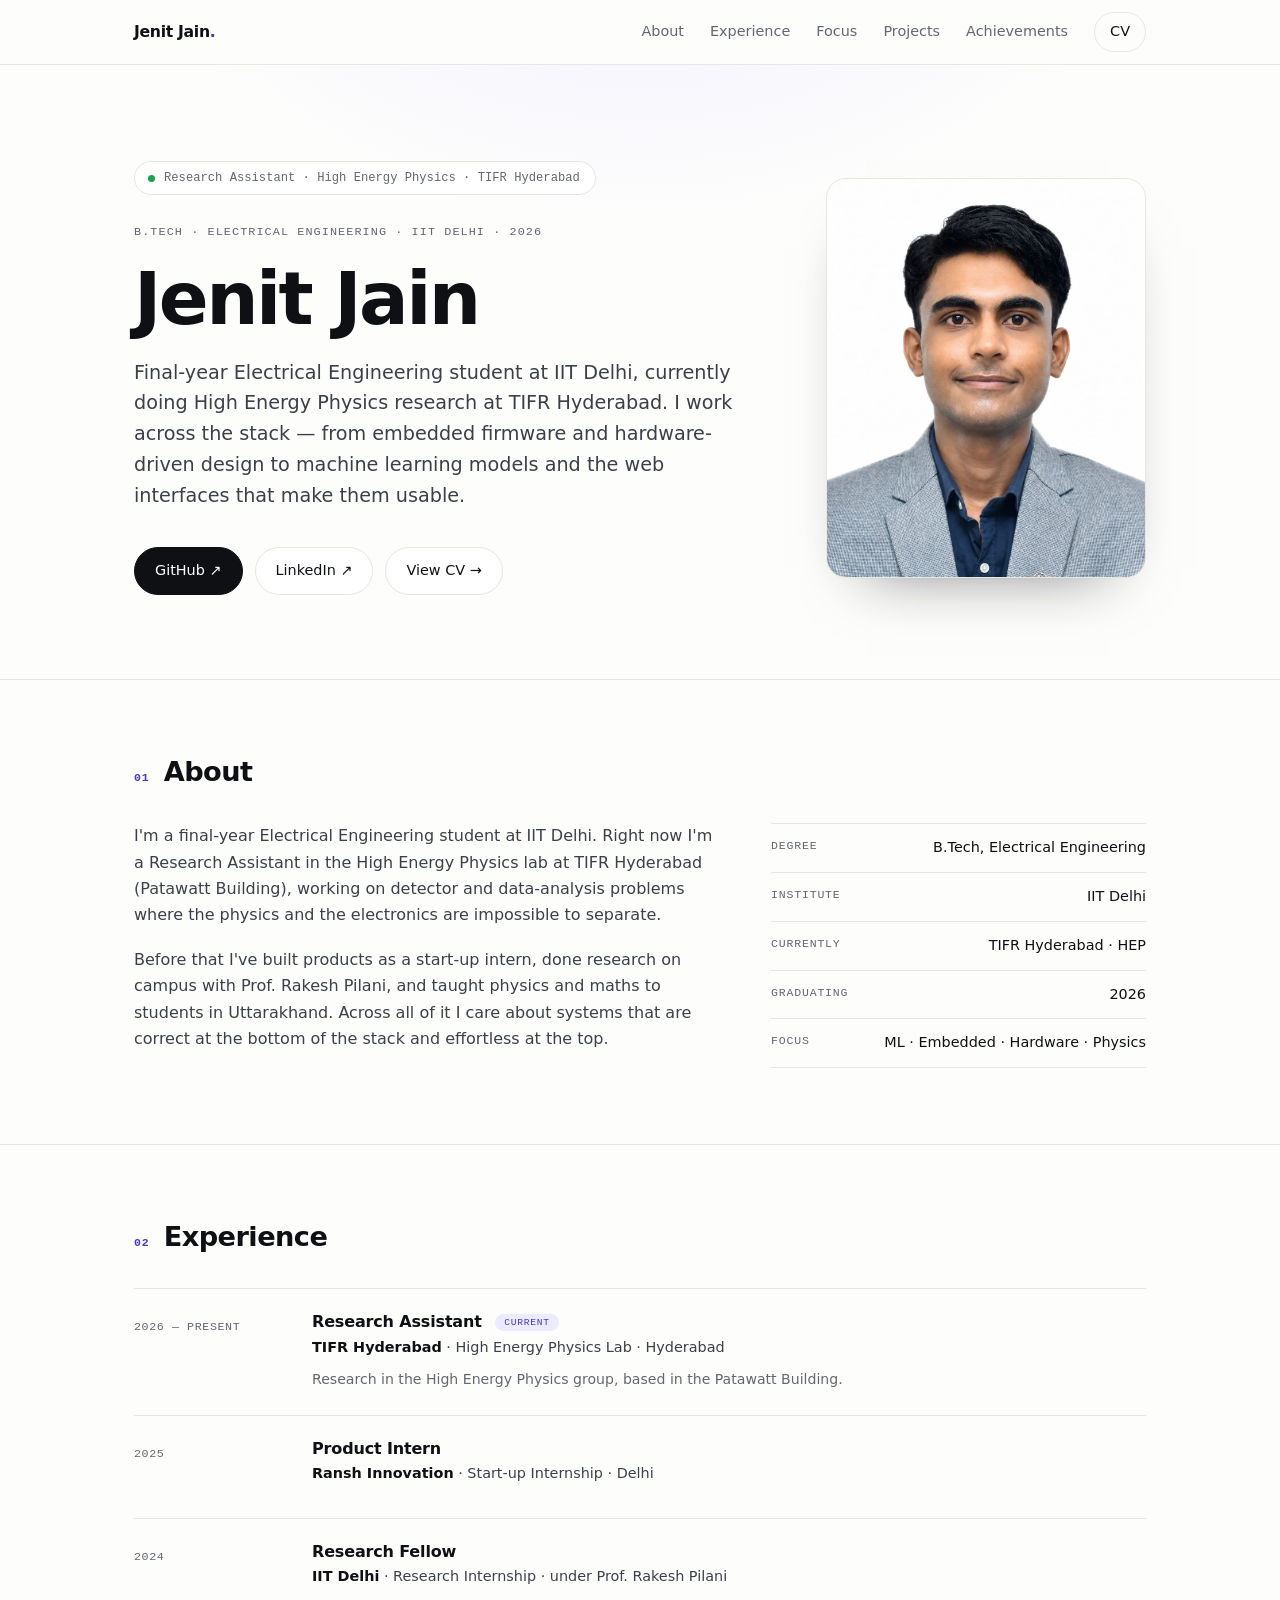
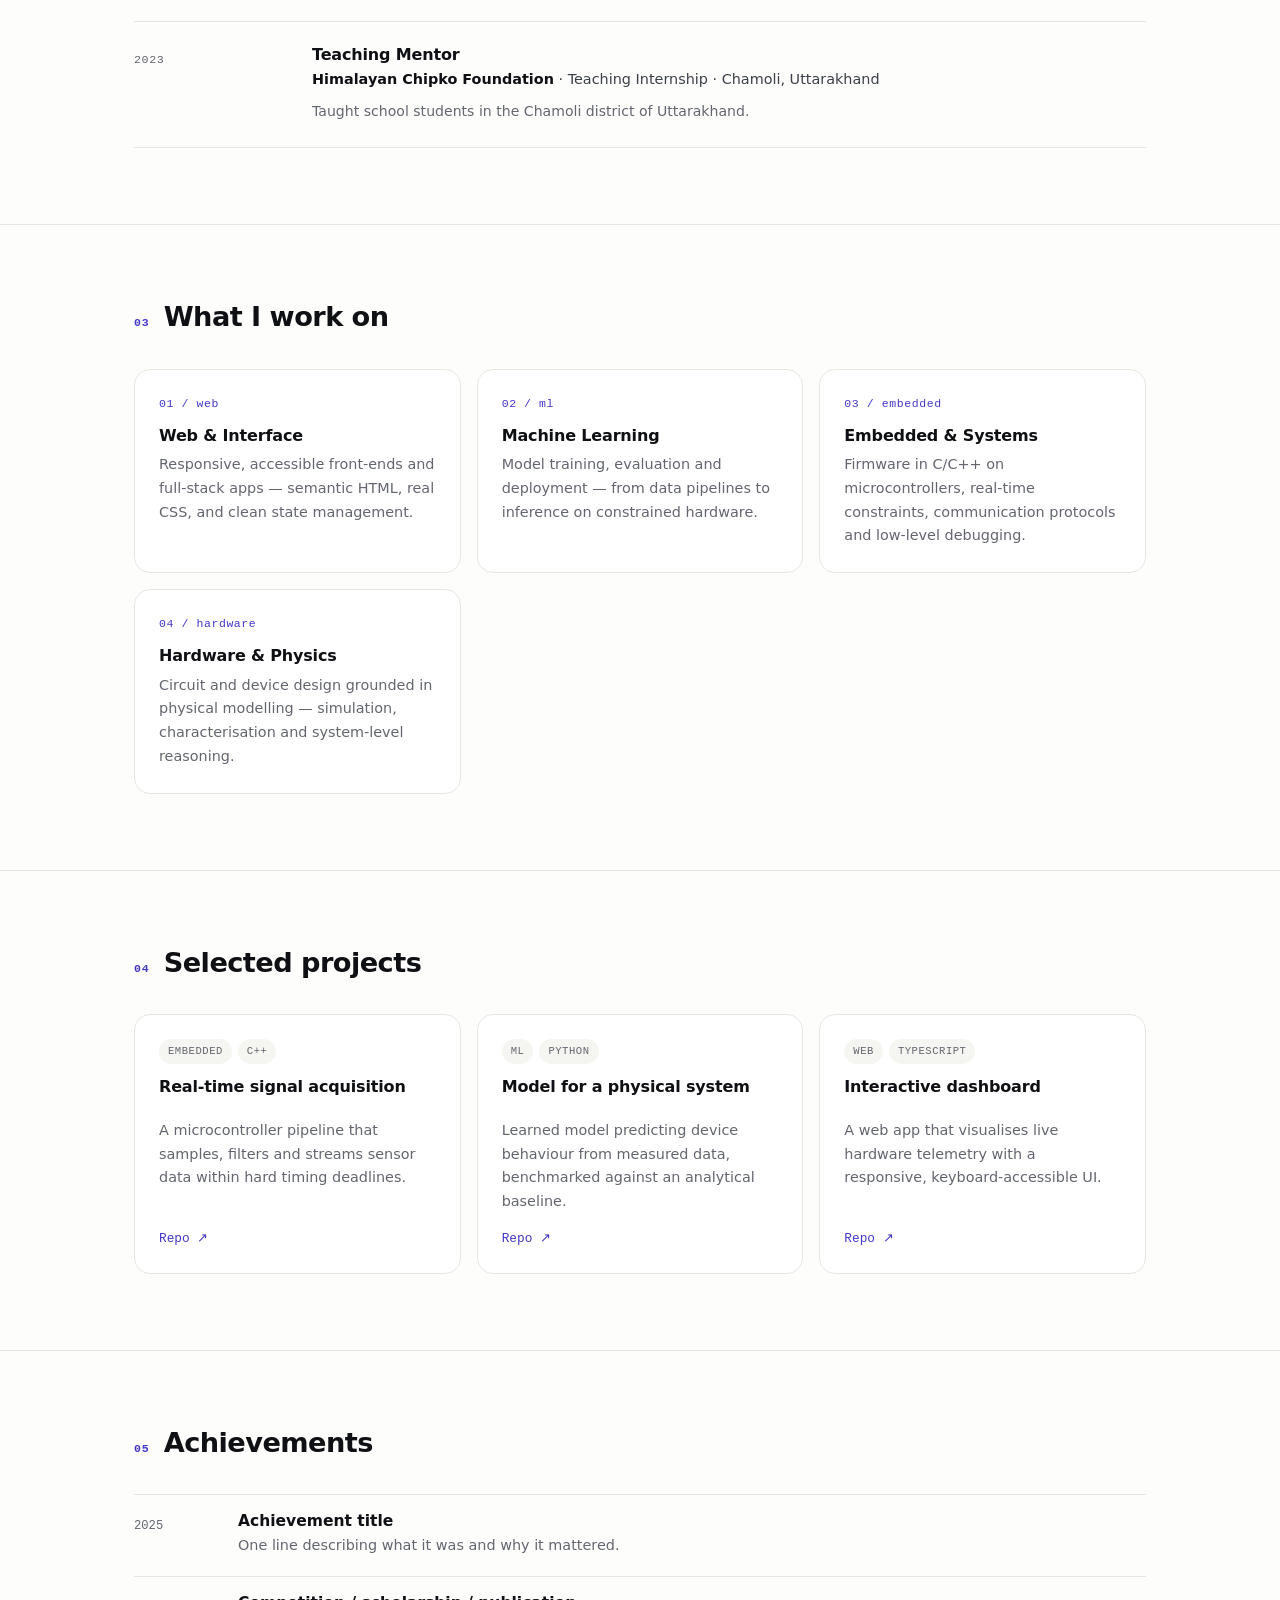
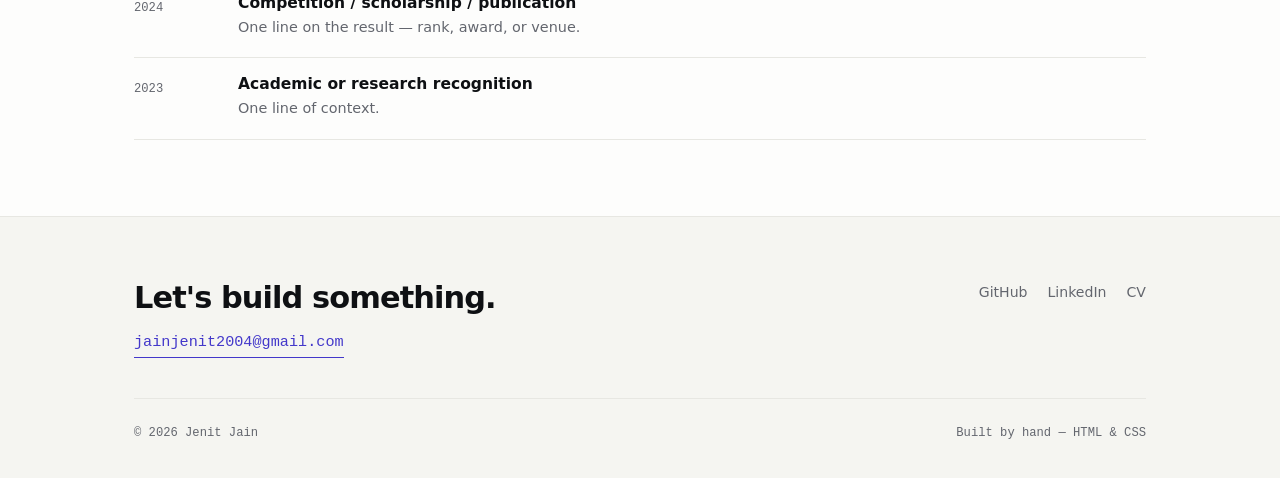
<file: index.html>
<!DOCTYPE html>
<html lang="en">
<head>
  <meta charset="utf-8" />
  <meta name="viewport" content="width=device-width, initial-scale=1" />
  <title>Jenit Jain — Electrical Engineering · IIT Delhi</title>
  <meta name="description" content="Jenit Jain — B.Tech Electrical Engineering, IIT Delhi (2026). Research Assistant in High Energy Physics at TIFR Hyderabad. Embedded systems, machine learning, and web interfaces." />
  <meta name="theme-color" content="#fdfdfc" />
  <link rel="icon" href="data:image/svg+xml,%3Csvg xmlns='http://www.w3.org/2000/svg' viewBox='0 0 32 32'%3E%3Crect width='32' height='32' rx='8' fill='%234338ca'/%3E%3Ctext x='16' y='21' font-family='monospace' font-size='12' fill='white' text-anchor='middle'%3EJJ%3C/text%3E%3C/svg%3E" />

  <meta property="og:type" content="website" />
  <meta property="og:title" content="Jenit Jain — Electrical Engineering · IIT Delhi" />
  <meta property="og:description" content="Research Assistant, High Energy Physics at TIFR Hyderabad. Embedded systems, machine learning, and web interfaces." />
  <meta property="og:url" content="https://jenit-jain-j2.github.io/WebD/" />
  <meta property="og:image" content="https://jenit-jain-j2.github.io/WebD/assets/Photo_J.jpeg" />
  <meta name="twitter:card" content="summary_large_image" />

  <link rel="stylesheet" href="style.css" />
</head>
<body>

  <!-- ============ HEADER ============ -->
  <header class="site-header">
    <div class="wrap header-inner">
      <a class="brand" href="#top">Jenit Jain<span class="dot">.</span></a>
      <nav class="nav" aria-label="Primary">
        <a href="#about">About</a>
        <a href="#experience">Experience</a>
        <a href="#focus">Focus</a>
        <a href="#projects">Projects</a>
        <a href="#achievements">Achievements</a>
        <a class="nav-cv" href="cv.html">CV</a>
      </nav>
    </div>
  </header>

  <main id="top">

    <!-- ============ HERO ============ -->
    <section class="hero">
      <div class="wrap hero-grid">

        <div class="hero-copy">
          <p class="status"><span class="pulse"></span> Research Assistant · High Energy Physics · TIFR Hyderabad</p>
          <p class="eyebrow">B.Tech · Electrical Engineering · IIT Delhi · 2026</p>
          <h1>Jenit Jain</h1>
          <p class="lede">
            Final-year Electrical Engineering student at IIT Delhi, currently doing
            High Energy Physics research at TIFR Hyderabad. I work across the stack —
            from embedded firmware and hardware-driven design to machine learning
            models and the web interfaces that make them usable.
          </p>
          <div class="actions">
            <a class="btn btn-primary" href="https://github.com/Jenit-Jain-J2" target="_blank" rel="noopener">GitHub ↗</a>
            <a class="btn" href="https://www.linkedin.com/in/jenit-jain/" target="_blank" rel="noopener">LinkedIn ↗</a>
            <a class="btn" href="cv.html">View CV →</a>
          </div>
        </div>

        <div class="hero-photo">
          <img
            src="assets/Photo_J.jpeg"
            alt="Portrait of Jenit Jain"
            width="640" height="800"
            decoding="async"
          />
        </div>

      </div>
    </section>

    <!-- ============ ABOUT ============ -->
    <section id="about" class="section">
      <div class="wrap">
        <h2 class="section-title"><span class="num">01</span> About</h2>
        <div class="about">
          <div>
            <p>
              I'm a final-year Electrical Engineering student at IIT Delhi. Right now
              I'm a Research Assistant in the High Energy Physics lab at TIFR Hyderabad
              (Patawatt Building), working on detector and data-analysis problems where
              the physics and the electronics are impossible to separate.
            </p>
            <p>
              Before that I've built products as a start-up intern, done research on
              campus with Prof. Rakesh Pilani, and taught physics and maths to students
              in Uttarakhand. Across all of it I care about systems that are correct at
              the bottom of the stack and effortless at the top.
            </p>
          </div>
          <ul class="facts">
            <li><span>Degree</span> B.Tech, Electrical Engineering</li>
            <li><span>Institute</span> IIT Delhi</li>
            <li><span>Currently</span> TIFR Hyderabad · HEP</li>
            <li><span>Graduating</span> 2026</li>
            <li><span>Focus</span> ML · Embedded · Hardware · Physics</li>
          </ul>
        </div>
      </div>
    </section>

    <!-- ============ EXPERIENCE ============ -->
    <section id="experience" class="section">
      <div class="wrap">
        <h2 class="section-title"><span class="num">02</span> Experience</h2>

        <ol class="timeline">

          <li>
            <span class="period">2026 — Present</span>
            <div>
              <h3>Research Assistant <span class="badge-now">Current</span></h3>
              <p class="org"><strong>TIFR Hyderabad</strong> · High Energy Physics Lab · Hyderabad</p>
              <p class="note">
                Research in the High Energy Physics group, based in the Patawatt Building.
                <!-- TODO: one line on the actual project — detector readout, DAQ, simulation, data analysis? -->
              </p>
            </div>
          </li>

          <li>
            <span class="period">2025</span>
            <div>
              <h3>Product Intern</h3>
              <p class="org"><strong>Ransh Innovation</strong> · Start-up Internship · Delhi</p>
              <p class="note">
                <!-- TODO: one or two lines — what you built, what shipped, what you learned -->
              </p>
            </div>
          </li>

          <li>
            <span class="period">2024</span>
            <div>
              <h3>Research Fellow</h3>
              <p class="org"><strong>IIT Delhi</strong> · Research Internship · under Prof. Rakesh Pilani</p>
              <p class="note">
                <!-- TODO: one line — the problem you studied and any result -->
              </p>
            </div>
          </li>

          <li>
            <span class="period">2023</span>
            <div>
              <h3>Teaching Mentor</h3>
              <p class="org"><strong>Himalayan Chipko Foundation</strong> · Teaching Internship · Chamoli, Uttarakhand</p>
              <p class="note">
                Taught school students in the Chamoli district of Uttarakhand.
                <!-- TODO: subjects, grade level, duration -->
              </p>
            </div>
          </li>

        </ol>
      </div>
    </section>

    <!-- ============ FOCUS ============ -->
    <section id="focus" class="section">
      <div class="wrap">
        <h2 class="section-title"><span class="num">03</span> What I work on</h2>
        <div class="grid">
          <article class="card">
            <span class="icon">01 / web</span>
            <h3>Web &amp; Interface</h3>
            <p>Responsive, accessible front-ends and full-stack apps — semantic HTML, real CSS, and clean state management.</p>
          </article>
          <article class="card">
            <span class="icon">02 / ml</span>
            <h3>Machine Learning</h3>
            <p>Model training, evaluation and deployment — from data pipelines to inference on constrained hardware.</p>
          </article>
          <article class="card">
            <span class="icon">03 / embedded</span>
            <h3>Embedded &amp; Systems</h3>
            <p>Firmware in C/C++ on microcontrollers, real-time constraints, communication protocols and low-level debugging.</p>
          </article>
          <article class="card">
            <span class="icon">04 / hardware</span>
            <h3>Hardware &amp; Physics</h3>
            <p>Circuit and device design grounded in physical modelling — simulation, characterisation and system-level reasoning.</p>
          </article>
        </div>
      </div>
    </section>

    <!-- ============ PROJECTS ============ -->
    <section id="projects" class="section">
      <div class="wrap">
        <h2 class="section-title"><span class="num">04</span> Selected projects</h2>
        <div class="grid">

          <!-- TODO: replace REPO with real repository names -->
          <article class="card project">
            <div class="tags"><span class="tag">Embedded</span><span class="tag">C++</span></div>
            <h3><a href="https://github.com/Jenit-Jain-J2/REPO" target="_blank" rel="noopener">Real-time signal acquisition</a></h3>
            <p>A microcontroller pipeline that samples, filters and streams sensor data within hard timing deadlines.</p>
            <div class="links">
              <a href="https://github.com/Jenit-Jain-J2/REPO" target="_blank" rel="noopener">Repo ↗</a>
            </div>
          </article>

          <article class="card project">
            <div class="tags"><span class="tag">ML</span><span class="tag">Python</span></div>
            <h3><a href="https://github.com/Jenit-Jain-J2/REPO" target="_blank" rel="noopener">Model for a physical system</a></h3>
            <p>Learned model predicting device behaviour from measured data, benchmarked against an analytical baseline.</p>
            <div class="links">
              <a href="https://github.com/Jenit-Jain-J2/REPO" target="_blank" rel="noopener">Repo ↗</a>
            </div>
          </article>

          <article class="card project">
            <div class="tags"><span class="tag">Web</span><span class="tag">TypeScript</span></div>
            <h3><a href="https://github.com/Jenit-Jain-J2/REPO" target="_blank" rel="noopener">Interactive dashboard</a></h3>
            <p>A web app that visualises live hardware telemetry with a responsive, keyboard-accessible UI.</p>
            <div class="links">
              <a href="https://github.com/Jenit-Jain-J2/REPO" target="_blank" rel="noopener">Repo ↗</a>
            </div>
          </article>

        </div>
      </div>
    </section>

    <!-- ============ ACHIEVEMENTS ============ -->
    <section id="achievements" class="section">
      <div class="wrap">
        <h2 class="section-title"><span class="num">05</span> Achievements</h2>
        <ul class="achievements">
          <!-- TODO: replace with your real achievements -->
          <li>
            <span class="year">2025</span>
            <div>
              <h3>Achievement title</h3>
              <p>One line describing what it was and why it mattered.</p>
            </div>
          </li>
          <li>
            <span class="year">2024</span>
            <div>
              <h3>Competition / scholarship / publication</h3>
              <p>One line on the result — rank, award, or venue.</p>
            </div>
          </li>
          <li>
            <span class="year">2023</span>
            <div>
              <h3>Academic or research recognition</h3>
              <p>One line of context.</p>
            </div>
          </li>
        </ul>
      </div>
    </section>

  </main>

  <!-- ============ FOOTER / CONTACT ============ -->
  <footer class="site-footer">
    <div class="wrap">
      <div class="footer-inner">
        <div>
          <h2 class="contact-title">Let's build something.</h2>
          <!-- TODO: confirm this email -->
          <a class="email" href="mailto:jainjenit2004@gmail.com">jainjenit2004@gmail.com</a>
        </div>
        <nav class="socials" aria-label="Elsewhere">
          <a href="https://github.com/Jenit-Jain-J2" target="_blank" rel="noopener">GitHub</a>
          <a href="https://www.linkedin.com/in/jenit-jain/" target="_blank" rel="noopener">LinkedIn</a>
          <a href="cv.html">CV</a>
        </nav>
      </div>
      <div class="colophon">
        <span>© <span id="year">2025</span> Jenit Jain</span>
        <span>Built by hand — HTML &amp; CSS</span>
      </div>
    </div>
  </footer>

  <script>
    document.getElementById('year').textContent = new Date().getFullYear();
  </script>
</body>
</html>
</file>
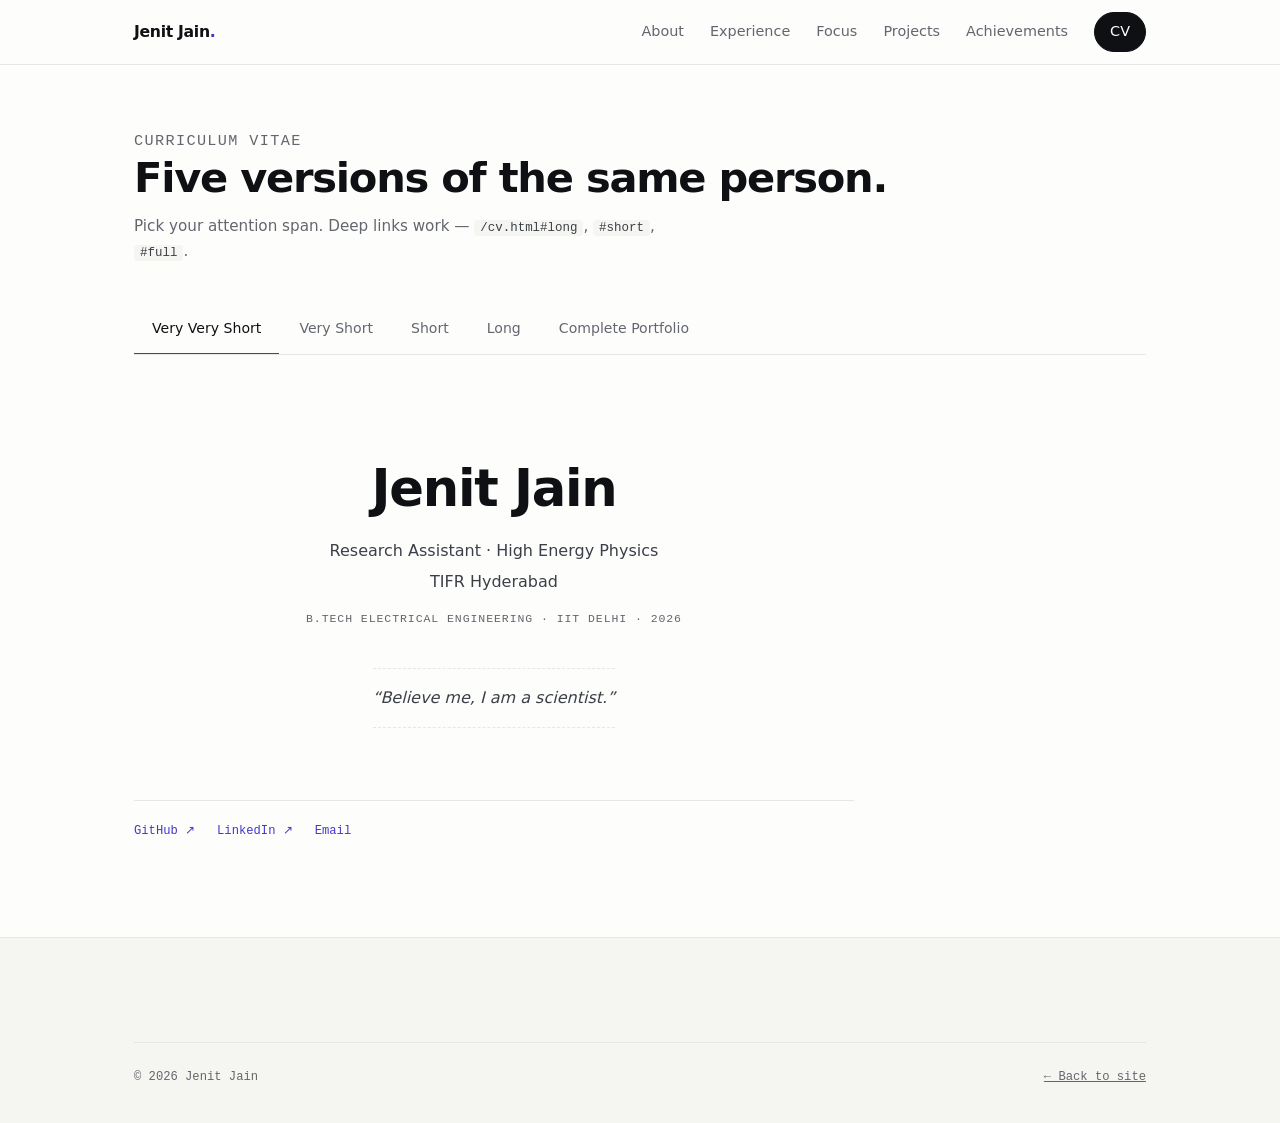
<file: cv.html>
<!DOCTYPE html>
<html lang="en">
<head>
  <meta charset="utf-8" />
  <meta name="viewport" content="width=device-width, initial-scale=1" />
  <title>CV — Jenit Jain</title>
  <meta name="description" content="Jenit Jain — five versions of my CV, from a one-liner to the complete portfolio." />
  <meta name="theme-color" content="#fdfdfc" />
  <link rel="icon" href="data:image/svg+xml,%3Csvg xmlns='http://www.w3.org/2000/svg' viewBox='0 0 32 32'%3E%3Crect width='32' height='32' rx='8' fill='%234338ca'/%3E%3Ctext x='16' y='21' font-family='monospace' font-size='12' fill='white' text-anchor='middle'%3EJJ%3C/text%3E%3C/svg%3E" />
  <link rel="stylesheet" href="style.css" />
</head>
<body>

  <header class="site-header">
    <div class="wrap header-inner">
      <a class="brand" href="index.html">Jenit Jain<span class="dot">.</span></a>
      <nav class="nav" aria-label="Primary">
        <a href="index.html#about">About</a>
        <a href="index.html#experience">Experience</a>
        <a href="index.html#focus">Focus</a>
        <a href="index.html#projects">Projects</a>
        <a href="index.html#achievements">Achievements</a>
        <a class="nav-cv" href="cv.html" aria-current="page">CV</a>
      </nav>
    </div>
  </header>

  <main class="cv-page">
    <div class="wrap">

      <header class="cv-intro">
        <p class="eyebrow">Curriculum Vitae</p>
        <h1>Five versions of the same person.</h1>
        <p>Pick your attention span. Deep links work — <code>/cv.html#long</code>, <code>#short</code>, <code>#full</code>.</p>
      </header>

      <div class="cv-tabs" aria-label="CV versions">

        <!-- Radio state (hidden) -->
        <input type="radio" name="cv-level" id="cv-vvshort" class="cv-radio" checked />
        <input type="radio" name="cv-level" id="cv-vshort"  class="cv-radio" />
        <input type="radio" name="cv-level" id="cv-short"   class="cv-radio" />
        <input type="radio" name="cv-level" id="cv-long"    class="cv-radio" />
        <input type="radio" name="cv-level" id="cv-full"    class="cv-radio" />

        <!-- Tab bar -->
        <nav class="tab-bar" aria-label="Choose CV depth">
          <label for="cv-vvshort">Very Very Short</label>
          <label for="cv-vshort">Very Short</label>
          <label for="cv-short">Short</label>
          <label for="cv-long">Long</label>
          <label for="cv-full">Complete Portfolio</label>
        </nav>

        <!-- Panels -->
        <div class="cv-panels">

          <!-- ============================================================
               1. VERY VERY SHORT
               ============================================================ -->
          <section class="cv-panel" id="panel-vvshort" aria-label="Very very short CV">
            <div class="panel-min">
              <h2 class="cv-name">Jenit Jain</h2>
              <p class="cv-sub">Research Assistant · High Energy Physics</p>
              <p class="cv-sub">TIFR Hyderabad</p>
              <p class="cv-sub-2">B.Tech Electrical Engineering · IIT Delhi · 2026</p>
              <p class="punchline">“Believe me, I am a scientist.”</p>
            </div>
            <div class="cv-links">
              <a href="https://github.com/Jenit-Jain-J2" target="_blank" rel="noopener">GitHub ↗</a>
              <a href="https://www.linkedin.com/in/jenit-jain/" target="_blank" rel="noopener">LinkedIn ↗</a>
              <a href="mailto:jenit@iitd.ac.in">Email</a>
            </div>
          </section>

          <!-- ============================================================
               2. VERY SHORT  (business-card length)
               ============================================================ -->
          <section class="cv-panel" id="panel-vshort" aria-label="Very short CV">
            <h2 class="cv-name">Jenit Jain</h2>
            <p class="cv-role">Research Assistant, High Energy Physics — TIFR Hyderabad</p>
            <p class="cv-meta">B.Tech Electrical Engineering · IIT Delhi · 2026</p>

            <div class="cv-section">
              <h2>Currently</h2>
              <p class="cv-prose">
                Research in the High Energy Physics group at TIFR Hyderabad, based in the
                Patawatt Building.
                <!-- TODO: one line on your specific project -->
              </p>
            </div>

            <div class="cv-section">
              <h2>Before</h2>
              <p class="cv-prose">
                Product intern at Ransh Innovation (Delhi, 2025) · Research fellow under
                Prof. Rakesh Pilani at IIT Delhi (2024) · Teaching mentor with the
                Himalayan Chipko Foundation, Chamoli (2023).
              </p>
            </div>

            <div class="cv-links">
              <a href="https://github.com/Jenit-Jain-J2" target="_blank" rel="noopener">GitHub ↗</a>
              <a href="https://www.linkedin.com/in/jenit-jain/" target="_blank" rel="noopener">LinkedIn ↗</a>
              <a href="mailto:jenit@iitd.ac.in">Email</a>
            </div>
          </section>

          <!-- ============================================================
               3. SHORT  (one-page résumé)
               ============================================================ -->
          <section class="cv-panel" id="panel-short" aria-label="Short CV">
            <h2 class="cv-name">Jenit Jain</h2>
            <p class="cv-role">Research Assistant · High Energy Physics · TIFR Hyderabad</p>
            <p class="cv-meta">B.Tech Electrical Engineering, IIT Delhi · 2026 · jenit@iitd.ac.in</p>

            <div class="cv-section">
              <h2>Education</h2>
              <div class="cv-entry">
                <span class="when">2022 – 2026</span>
                <div>
                  <h3>B.Tech, Electrical Engineering</h3>
                  <p class="where">Indian Institute of Technology Delhi</p>
                  <!-- TODO: CPI / rank / relevant coursework -->
                </div>
              </div>
            </div>

            <div class="cv-section">
              <h2>Experience</h2>

              <div class="cv-entry">
                <span class="when">2026 – Present</span>
                <div>
                  <h3>Research Assistant</h3>
                  <p class="where">TIFR Hyderabad · High Energy Physics Lab</p>
                  <p><!-- TODO: one line on the project --></p>
                </div>
              </div>

              <div class="cv-entry">
                <span class="when">2025</span>
                <div>
                  <h3>Product Intern</h3>
                  <p class="where">Ransh Innovation · Delhi</p>
                  <p><!-- TODO: one line --></p>
                </div>
              </div>

              <div class="cv-entry">
                <span class="when">2024</span>
                <div>
                  <h3>Research Fellow</h3>
                  <p class="where">IIT Delhi · under Prof. Rakesh Pilani</p>
                  <p><!-- TODO: one line --></p>
                </div>
              </div>

              <div class="cv-entry">
                <span class="when">2023</span>
                <div>
                  <h3>Teaching Mentor</h3>
                  <p class="where">Himalayan Chipko Foundation · Chamoli, Uttarakhand</p>
                  <p><!-- TODO: subjects, grade level --></p>
                </div>
              </div>
            </div>

            <div class="cv-section">
              <h2>Skills</h2>
              <p class="cv-prose">
                <!-- TODO: prune to what is actually true -->
                Python · C/C++ · MATLAB · JavaScript · Git · Linux · embedded systems ·
                machine learning · signal processing
              </p>
            </div>

            <div class="cv-section">
              <h2>Selected Projects</h2>
              <p class="cv-prose">
                <!-- TODO: 2–3 projects with repo names -->
                See <a href="index.html#projects">the projects section</a> for current work.
              </p>
            </div>

            <div class="cv-links">
              <a href="https://github.com/Jenit-Jain-J2" target="_blank" rel="noopener">GitHub ↗</a>
              <a href="https://www.linkedin.com/in/jenit-jain/" target="_blank" rel="noopener">LinkedIn ↗</a>
              <a href="mailto:jenit@iitd.ac.in">Email</a>
            </div>
          </section>

          <!-- ============================================================
               4. LONG  (academic CV, 2+ pages)
               ============================================================ -->
          <section class="cv-panel" id="panel-long" aria-label="Long CV">
            <h2 class="cv-name">Jenit Jain</h2>
            <p class="cv-role">Research Assistant · High Energy Physics · TIFR Hyderabad</p>
            <p class="cv-meta">B.Tech Electrical Engineering, IIT Delhi · 2026 · jenit@iitd.ac.in</p>

            <div class="cv-section">
              <h2>Education</h2>
              <div class="cv-entry">
                <span class="when">2022 – 2026</span>
                <div>
                  <h3>B.Tech, Electrical Engineering</h3>
                  <p class="where">Indian Institute of Technology Delhi</p>
                  <p><!-- TODO: CPI, coursework, thesis if any --></p>
                </div>
              </div>
            </div>

            <div class="cv-section">
              <h2>Research Experience</h2>
              <div class="cv-entry">
                <span class="when">2026 – Present</span>
                <div>
                  <h3>Research Assistant — High Energy Physics</h3>
                  <p class="where">TIFR Hyderabad · Patawatt Building</p>
                  <p><!-- TODO: 2–3 lines on method, tools, outcome --></p>
                </div>
              </div>
              <div class="cv-entry">
                <span class="when">2024</span>
                <div>
                  <h3>Research Fellow</h3>
                  <p class="where">IIT Delhi · Prof. Rakesh Pilani</p>
                  <p><!-- TODO: 2–3 lines --></p>
                </div>
              </div>
            </div>

            <div class="cv-section">
              <h2>Industry Experience</h2>
              <div class="cv-entry">
                <span class="when">2025</span>
                <div>
                  <h3>Product Intern</h3>
                  <p class="where">Ransh Innovation · Delhi</p>
                  <p><!-- TODO: 2–3 lines --></p>
                </div>
              </div>
            </div>

            <div class="cv-section">
              <h2>Teaching</h2>
              <div class="cv-entry">
                <span class="when">2023</span>
                <div>
                  <h3>Teaching Mentor</h3>
                  <p class="where">Himalayan Chipko Foundation · Chamoli, Uttarakhand</p>
                  <p><!-- TODO: subjects, duration, number of students --></p>
                </div>
              </div>
            </div>

            <div class="cv-section">
              <h2>Projects</h2>
              <div class="cv-entry">
                <span class="when">—</span>
                <div>
                  <h3>Project title</h3>
                  <p class="where">Stack / tools</p>
                  <p><!-- TODO: problem, approach, result, repo link --></p>
                </div>
              </div>
              <div class="cv-entry">
                <span class="when">—</span>
                <div>
                  <h3>Project title</h3>
                  <p class="where">Stack / tools</p>
                  <p><!-- TODO --></p>
                </div>
              </div>
            </div>

            <div class="cv-section">
              <h2>Skills</h2>
              <p class="cv-prose">
                <!-- TODO: group by category -->
                Languages · tools · domains · hardware platforms
              </p>
            </div>

            <div class="cv-section">
              <h2>Achievements</h2>
              <p class="cv-prose"><!-- TODO: awards, ranks, scholarships --></p>
            </div>

            <div class="cv-section">
              <h2>References</h2>
              <p class="cv-prose">Available on request.</p>
            </div>

            <div class="cv-links">
              <a href="https://github.com/Jenit-Jain-J2" target="_blank" rel="noopener">GitHub ↗</a>
              <a href="https://www.linkedin.com/in/jenit-jain/" target="_blank" rel="noopener">LinkedIn ↗</a>
              <a href="mailto:jenit@iitd.ac.in">Email</a>
            </div>
          </section>

          <!-- ============================================================
               5. COMPLETE PORTFOLIO
               ============================================================ -->
          <section class="cv-panel" id="panel-full" aria-label="Complete portfolio">
            <h2 class="cv-name">Jenit Jain</h2>
            <p class="cv-role">Research Assistant · High Energy Physics · TIFR Hyderabad</p>
            <p class="cv-meta">B.Tech Electrical Engineering, IIT Delhi · 2026 · jenit@iitd.ac.in</p>

            <div class="cv-section">
              <h2>Profile</h2>
              <p class="cv-prose">
                Final-year Electrical Engineering student at IIT Delhi, currently a Research
                Assistant in the High Energy Physics lab at TIFR Hyderabad. Work spans
                embedded firmware, hardware/physics-driven design, machine learning and the
                web interfaces that make research usable.
              </p>
            </div>

            <div class="cv-section">
              <h2>Education</h2>
              <div class="cv-entry">
                <span class="when">2022 – 2026</span>
                <div>
                  <h3>B.Tech, Electrical Engineering</h3>
                  <p class="where">Indian Institute of Technology Delhi</p>
                  <p><!-- TODO: CPI, coursework highlights, thesis --></p>
                </div>
              </div>
            </div>

            <div class="cv-section">
              <h2>Research</h2>
              <div class="cv-entry">
                <span class="when">2026 – Present</span>
                <div>
                  <h3>Research Assistant — High Energy Physics</h3>
                  <p class="where">TIFR Hyderabad · Patawatt Building</p>
                  <p><!-- TODO: full description --></p>
                </div>
              </div>
              <div class="cv-entry">
                <span class="when">2024</span>
                <div>
                  <h3>Research Fellow</h3>
                  <p class="where">IIT Delhi · Prof. Rakesh Pilani</p>
                  <p><!-- TODO: full description --></p>
                </div>
              </div>
            </div>

            <div class="cv-section">
              <h2>Industry</h2>
              <div class="cv-entry">
                <span class="when">2025</span>
                <div>
                  <h3>Product Intern</h3>
                  <p class="where">Ransh Innovation · Delhi</p>
                  <p><!-- TODO: full description --></p>
                </div>
              </div>
            </div>

            <div class="cv-section">
              <h2>Teaching &amp; Outreach</h2>
              <div class="cv-entry">
                <span class="when">2023</span>
                <div>
                  <h3>Teaching Mentor</h3>
                  <p class="where">Himalayan Chipko Foundation · Chamoli, Uttarakhand</p>
                  <p><!-- TODO --></p>
                </div>
              </div>
            </div>

            <div class="cv-section">
              <h2>Projects — full descriptions</h2>
              <div class="cv-entry">
                <span class="when">—</span>
                <div>
                  <h3>Project title</h3>
                  <p class="where">Stack · repo · live link</p>
                  <p><!-- TODO: problem, approach, result, what you learned --></p>
                </div>
              </div>
              <div class="cv-entry">
                <span class="when">—</span>
                <div>
                  <h3>Project title</h3>
                  <p class="where">Stack · repo · live link</p>
                  <p><!-- TODO --></p>
                </div>
              </div>
              <div class="cv-entry">
                <span class="when">—</span>
                <div>
                  <h3>Project title</h3>
                  <p class="where">Stack · repo · live link</p>
                  <p><!-- TODO --></p>
                </div>
              </div>
            </div>

            <div class="cv-section">
              <h2>Skills</h2>
              <p class="cv-prose">
                <!-- TODO: detailed, grouped -->
                <strong>Languages:</strong> Python, C/C++, MATLAB, JavaScript ·
                <strong>Tools:</strong> Git, Linux, VS Code ·
                <strong>Domains:</strong> embedded systems, machine learning, signal processing, detector physics
              </p>
            </div>

            <div class="cv-section">
              <h2>Coursework</h2>
              <p class="cv-prose"><!-- TODO: relevant IITD courses --></p>
            </div>

            <div class="cv-section">
              <h2>Achievements</h2>
              <p class="cv-prose"><!-- TODO --></p>
            </div>

            <div class="cv-section">
              <h2>Leadership</h2>
              <p class="cv-prose"><!-- TODO: PORs, clubs, organising --></p>
            </div>

            <div class="cv-section">
              <h2>Languages</h2>
              <p class="cv-prose">English · Hindi <!-- TODO: add others --></p>
            </div>

            <div class="cv-section">
              <h2>References</h2>
              <p class="cv-prose">Available on request.</p>
            </div>

            <div class="cv-links">
              <a href="https://github.com/Jenit-Jain-J2" target="_blank" rel="noopener">GitHub ↗</a>
              <a href="https://www.linkedin.com/in/jenit-jain/" target="_blank" rel="noopener">LinkedIn ↗</a>
              <a href="mailto:jenit@iitd.ac.in">Email</a>
            </div>
          </section>

        </div>
      </div>

    </div>
  </main>

  <footer class="site-footer">
    <div class="wrap">
      <div class="colophon">
        <span>© <span id="year">2025</span> Jenit Jain</span>
        <span><a href="index.html">← Back to site</a></span>
      </div>
    </div>
  </footer>

  <script>
    // Sync URL hash <-> radio state so /cv.html#long works as a shareable link.
    const radios = [...document.querySelectorAll('.cv-radio')];
    const syncFromHash = () => {
      const key = location.hash.slice(1) || 'vvshort';
      const el = document.getElementById('cv-' + key);
      if (el) el.checked = true;
    };
    syncFromHash();
    window.addEventListener('hashchange', syncFromHash);
    radios.forEach(r => r.addEventListener('change', () => {
      if (r.checked) history.replaceState(null, '', '#' + r.id.replace(/^cv-/, ''));
    }));
    document.getElementById('year').textContent = new Date().getFullYear();
  </script>

</body>
</html>
</file>
<file: style.css>
/* =========================================================
   Jenit Jain — personal site
   Tokens → base → layout → components → responsive
   ========================================================= */

/* ---------- Tokens ---------- */
:root {
  --bg:          #fdfdfc;
  --surface:     #f5f5f1;
  --ink:         #0e1013;
  --ink-2:       #3b3f47;
  --muted:       #63666e;
  --line:        #e7e7e2;
  --accent:      #4338ca;
  --accent-soft: #eceafe;

  --radius: 16px;
  --max:    1060px;

  --sans: "Inter", system-ui, -apple-system, "Segoe UI", Roboto, Helvetica, Arial, sans-serif;
  --mono: ui-monospace, SFMono-Regular, "SF Mono", Menlo, Consolas, monospace;
}

/* ---------- Base ---------- */
*,
*::before,
*::after { box-sizing: border-box; }

html { scroll-behavior: smooth; }

body {
  margin: 0;
  font-family: var(--sans);
  background: var(--bg);
  color: var(--ink);
  line-height: 1.65;
  -webkit-font-smoothing: antialiased;
  text-rendering: optimizeLegibility;
}

h1, h2, h3 { line-height: 1.15; }
a { color: inherit; }

::selection { background: var(--accent-soft); color: var(--ink); }

:focus-visible {
  outline: 2px solid var(--accent);
  outline-offset: 3px;
  border-radius: 4px;
}

/* ---------- Layout ---------- */
.wrap {
  width: 100%;
  max-width: var(--max);
  margin-inline: auto;
  padding-inline: 24px;
}

.section {
  padding: 76px 0;
  border-top: 1px solid var(--line);
  scroll-margin-top: 80px;
}

.section-title {
  display: flex;
  align-items: baseline;
  gap: 14px;
  margin: 0 0 36px;
  font-size: clamp(1.35rem, 3vw, 1.7rem);
  font-weight: 600;
  letter-spacing: -0.02em;
}

.num {
  font-family: var(--mono);
  font-size: 0.72rem;
  letter-spacing: 0.08em;
  color: var(--accent);
}

/* ---------- Header ---------- */
.site-header {
  position: sticky;
  top: 0;
  z-index: 40;
  background: rgba(253, 253, 252, 0.85);
  backdrop-filter: blur(12px);
  -webkit-backdrop-filter: blur(12px);
  border-bottom: 1px solid var(--line);
}

.header-inner {
  display: flex;
  align-items: center;
  justify-content: space-between;
  gap: 20px;
  min-height: 64px;
}

.brand {
  font-size: 0.98rem;
  font-weight: 600;
  letter-spacing: -0.02em;
  text-decoration: none;
  white-space: nowrap;
}

.brand .dot { color: var(--accent); }

.nav {
  display: flex;
  align-items: center;
  gap: 26px;
}

.nav a {
  font-size: 0.9rem;
  color: var(--muted);
  text-decoration: none;
  transition: color 0.18s ease;
}

.nav a:hover { color: var(--ink); }

.nav-cv {
  padding: 7px 15px;
  border: 1px solid var(--line);
  border-radius: 999px;
  color: var(--ink) !important;
  transition: background 0.18s ease, border-color 0.18s ease;
}

.nav-cv:hover {
  background: var(--surface);
  border-color: #d8d8d2;
}

/* ---------- Hero ---------- */
.hero {
  position: relative;
  padding: 96px 0 84px;
  overflow: hidden;
}

.hero::before {
  content: "";
  position: absolute;
  inset: -30% 0 auto 0;
  height: 130%;
  background: radial-gradient(55% 60% at 50% 0%, var(--accent-soft) 0%, transparent 72%);
  opacity: 0.75;
  pointer-events: none;
  z-index: 0;
}

.hero .wrap { position: relative; z-index: 1; }

.status {
  display: inline-flex;
  align-items: center;
  gap: 9px;
  margin: 0 0 28px;
  padding: 6px 15px 6px 13px;
  border: 1px solid var(--line);
  border-radius: 999px;
  background: #fff;
  font-family: var(--mono);
  font-size: 0.76rem;
  color: var(--muted);
}

.pulse {
  width: 7px;
  height: 7px;
  border-radius: 50%;
  background: #16a34a;
  box-shadow: 0 0 0 0 rgba(22, 163, 74, 0.5);
  animation: pulse 2.4s infinite;
}

@keyframes pulse {
  70%  { box-shadow: 0 0 0 8px rgba(22, 163, 74, 0); }
  100% { box-shadow: 0 0 0 0 rgba(22, 163, 74, 0); }
}

.eyebrow {
  margin: 0 0 18px;
  font-family: var(--mono);
  font-size: 0.74rem;
  letter-spacing: 0.09em;
  text-transform: uppercase;
  color: var(--muted);
}

.hero h1 {
  margin: 0 0 22px;
  font-size: clamp(2.75rem, 8vw, 4.6rem);
  font-weight: 600;
  letter-spacing: -0.035em;
  line-height: 1.02;
}

.lede {
  max-width: 60ch;
  margin: 0 0 36px;
  font-size: clamp(1.02rem, 1.9vw, 1.2rem);
  line-height: 1.6;
  color: var(--ink-2);
}

/* ---------- Buttons ---------- */
.actions {
  display: flex;
  flex-wrap: wrap;
  gap: 12px;
}

.btn {
  display: inline-flex;
  align-items: center;
  gap: 8px;
  padding: 11px 20px;
  border: 1px solid var(--line);
  border-radius: 999px;
  background: #fff;
  color: var(--ink);
  font-size: 0.9rem;
  font-weight: 500;
  text-decoration: none;
  transition: transform 0.18s ease, box-shadow 0.18s ease,
              border-color 0.18s ease, background 0.18s ease;
}

.btn:hover {
  transform: translateY(-1px);
  border-color: #d5d5ce;
  box-shadow: 0 8px 20px -12px rgba(0, 0, 0, 0.45);
}

.btn-primary {
  background: var(--ink);
  border-color: var(--ink);
  color: #fff;
}

.btn-primary:hover {
  background: #000;
  border-color: #000;
}

/* ---------- About ---------- */
.about {
  display: grid;
  grid-template-columns: 1.55fr 1fr;
  gap: 56px;
  align-items: start;
}

.about p {
  max-width: 62ch;
  margin: 0 0 18px;
  color: var(--ink-2);
}

.about p:last-child { margin-bottom: 0; }

.facts {
  margin: 0;
  padding: 0;
  list-style: none;
  border-top: 1px solid var(--line);
}

.facts li {
  display: flex;
  justify-content: space-between;
  gap: 16px;
  padding: 12px 0;
  border-bottom: 1px solid var(--line);
  font-size: 0.9rem;
}

.facts span {
  font-family: var(--mono);
  font-size: 0.72rem;
  letter-spacing: 0.07em;
  text-transform: uppercase;
  color: var(--muted);
  white-space: nowrap;
}

/* ---------- Grid & cards ---------- */
.grid {
  display: grid;
  grid-template-columns: repeat(auto-fit, minmax(248px, 1fr));
  gap: 16px;
}

.card {
  padding: 24px;
  background: #fff;
  border: 1px solid var(--line);
  border-radius: var(--radius);
  transition: transform 0.2s ease, border-color 0.2s ease, box-shadow 0.2s ease;
}

.card:hover {
  transform: translateY(-2px);
  border-color: #d9d9d2;
  box-shadow: 0 16px 32px -24px rgba(0, 0, 0, 0.55);
}

.card h3 {
  margin: 0 0 8px;
  font-size: 1rem;
  font-weight: 600;
  letter-spacing: -0.01em;
}

.card p {
  margin: 0;
  font-size: 0.9rem;
  color: var(--muted);
}

.card .icon {
  display: block;
  margin-bottom: 14px;
  font-family: var(--mono);
  font-size: 0.72rem;
  letter-spacing: 0.05em;
  color: var(--accent);
}

/* ---------- Project cards ---------- */
.project {
  display: flex;
  flex-direction: column;
  gap: 14px;
}

.tags {
  display: flex;
  flex-wrap: wrap;
  gap: 6px;
}

.tag {
  padding: 4px 9px;
  border-radius: 999px;
  background: var(--surface);
  font-family: var(--mono);
  font-size: 0.66rem;
  letter-spacing: 0.05em;
  text-transform: uppercase;
  color: var(--muted);
}

.project h3 a { text-decoration: none; }
.project h3 a:hover { color: var(--accent); }

.project p { flex: 1; }

.project .links {
  display: flex;
  gap: 16px;
  font-family: var(--mono);
  font-size: 0.8rem;
}

.project .links a {
  color: var(--accent);
  text-decoration: none;
}

.project .links a:hover { text-decoration: underline; }

/* ---------- Achievements ---------- */
.achievements {
  margin: 0;
  padding: 0;
  list-style: none;
  border-top: 1px solid var(--line);
}

.achievements li {
  display: grid;
  grid-template-columns: 84px 1fr;
  gap: 20px;
  padding: 18px 0;
  border-bottom: 1px solid var(--line);
}

.achievements .year {
  font-family: var(--mono);
  font-size: 0.76rem;
  color: var(--muted);
  padding-top: 3px;
}

.achievements h3 {
  margin: 0 0 3px;
  font-size: 0.97rem;
  font-weight: 600;
}

.achievements p {
  margin: 0;
  font-size: 0.9rem;
  color: var(--muted);
}

/* ---------- Footer ---------- */
.site-footer {
  padding: 64px 0 36px;
  border-top: 1px solid var(--line);
  background: var(--surface);
}

.footer-inner {
  display: flex;
  flex-wrap: wrap;
  justify-content: space-between;
  align-items: flex-start;
  gap: 28px;
}

.contact-title {
  margin: 0 0 12px;
  font-size: clamp(1.4rem, 4vw, 1.9rem);
  font-weight: 600;
  letter-spacing: -0.03em;
}

.email {
  display: inline-block;
  font-family: var(--mono);
  font-size: 0.95rem;
  color: var(--accent);
  text-decoration: none;
  border-bottom: 1px solid currentColor;
  padding-bottom: 2px;
}

.socials {
  display: flex;
  flex-wrap: wrap;
  gap: 20px;
  font-size: 0.88rem;
}

.socials a {
  color: var(--muted);
  text-decoration: none;
  transition: color 0.18s ease;
}

.socials a:hover { color: var(--ink); }

.colophon {
  display: flex;
  flex-wrap: wrap;
  justify-content: space-between;
  gap: 12px;
  margin-top: 40px;
  padding-top: 24px;
  border-top: 1px solid var(--line);
  font-family: var(--mono);
  font-size: 0.76rem;
  color: var(--muted);
}

/* ---------- Responsive ---------- */
@media (max-width: 860px) {
  .about {
    grid-template-columns: 1fr;
    gap: 32px;
  }
}

@media (max-width: 700px) {
  .hero { padding: 64px 0 56px; }
  .section { padding: 56px 0; }

  .nav {
    gap: 16px;
    overflow-x: auto;
    white-space: nowrap;
    scrollbar-width: none;
    -ms-overflow-style: none;
  }

  .nav::-webkit-scrollbar { display: none; }
  .nav a { font-size: 0.82rem; }

  .achievements li {
    grid-template-columns: 1fr;
    gap: 4px;
  }
}

/* ---------- Accessibility ---------- */
@media (prefers-reduced-motion: reduce) {
  *,
  *::before,
  *::after {
    animation: none !important;
    transition: none !important;
    scroll-behavior: auto !important;
  }
}

/* =========================================================
   Portrait in hero
   ========================================================= */
.hero-grid {
  display: grid;
  grid-template-columns: minmax(0, 1fr) 320px;
  gap: 64px;
  align-items: center;
}

.hero-photo {
  justify-self: end;
  width: 100%;
  max-width: 320px;
}

.hero-photo img {
  display: block;
  width: 100%;
  height: auto;
  aspect-ratio: 4 / 5;
  object-fit: cover;
  object-position: center top;
  border-radius: 20px;
  border: 1px solid var(--line);
  background: var(--surface);
  box-shadow: 0 30px 60px -40px rgba(14, 16, 19, 0.6);
}

@media (max-width: 860px) {
  .hero-grid {
    grid-template-columns: 1fr;
    gap: 36px;
  }

  .hero-photo {
    order: -1;              /* photo above the name on small screens */
    justify-self: start;
    max-width: 190px;
  }
}

/* =========================================================
   Experience timeline
   ========================================================= */
.timeline {
  margin: 0;
  padding: 0;
  list-style: none;
  border-top: 1px solid var(--line);
  counter-reset: role;
}

.timeline li {
  display: grid;
  grid-template-columns: 150px minmax(0, 1fr);
  gap: 28px;
  padding: 24px 0;
  border-bottom: 1px solid var(--line);
}

.timeline .period {
  font-family: var(--mono);
  font-size: 0.73rem;
  letter-spacing: 0.05em;
  text-transform: uppercase;
  color: var(--muted);
  padding-top: 5px;
  white-space: nowrap;
}

.timeline h3 {
  margin: 0 0 4px;
  font-size: 1rem;
  font-weight: 600;
  letter-spacing: -0.01em;
}

.timeline .org {
  margin: 0 0 8px;
  font-size: 0.9rem;
  color: var(--ink-2);
}

.timeline .org strong {
  font-weight: 600;
  color: var(--ink);
}

.timeline .note {
  margin: 0;
  max-width: 62ch;
  font-size: 0.88rem;
  color: var(--muted);
}

.badge-now {
  display: inline-block;
  margin-left: 8px;
  padding: 3px 9px;
  border-radius: 999px;
  background: var(--accent-soft);
  color: var(--accent);
  font-family: var(--mono);
  font-size: 0.6rem;
  font-weight: 500;
  letter-spacing: 0.08em;
  text-transform: uppercase;
  vertical-align: 2px;
}

@media (max-width: 700px) {
  .timeline li {
    grid-template-columns: 1fr;
    gap: 6px;
    padding: 20px 0;
  }
  .timeline .period {
    padding-top: 0;
    order: -1;
  }
}

/* =========================================================
   CV page — tab switcher
   ========================================================= */
.cv-page { padding: 64px 0 96px; }

.cv-intro { margin-bottom: 40px; }
.cv-intro h1 {
  margin: 0 0 12px;
  font-size: clamp(1.8rem, 4.5vw, 2.6rem);
  font-weight: 600;
  letter-spacing: -0.03em;
}
.cv-intro p { margin: 0; max-width: 60ch; color: var(--muted); font-size: .95rem; }
.cv-intro code {
  font-family: var(--mono);
  font-size: .82em;
  padding: 1px 6px;
  background: var(--surface);
  border-radius: 4px;
  color: var(--ink-2);
}

/* Hide the radios but keep them focusable */
.cv-radio {
  position: absolute;
  width: 1px; height: 1px;
  opacity: 0;
  pointer-events: none;
}

/* Tab bar */
.tab-bar {
  display: flex;
  gap: 2px;
  overflow-x: auto;
  border-bottom: 1px solid var(--line);
  margin-bottom: 48px;
  scrollbar-width: none;
  -ms-overflow-style: none;
}
.tab-bar::-webkit-scrollbar { display: none; }

.tab-bar label {
  padding: 13px 18px;
  margin-bottom: -1px;
  border-bottom: 2px solid transparent;
  cursor: pointer;
  font-size: .88rem;
  color: var(--muted);
  white-space: nowrap;
  transition: color .18s ease, border-color .18s ease;
  user-select: none;
}
.tab-bar label:hover { color: var(--ink); }

/* Active tab */
#cv-vvshort:checked ~ .tab-bar label[for="cv-vvshort"],
#cv-vshort:checked  ~ .tab-bar label[for="cv-vshort"],
#cv-short:checked   ~ .tab-bar label[for="cv-short"],
#cv-long:checked    ~ .tab-bar label[for="cv-long"],
#cv-full:checked    ~ .tab-bar label[for="cv-full"] {
  color: var(--ink);
  border-bottom-color: var(--accent);
  font-weight: 500;
}

/* Keyboard focus ring on the active label */
.cv-radio:focus-visible ~ .tab-bar label { outline: none; }
#cv-vvshort:focus-visible ~ .tab-bar label[for="cv-vvshort"],
#cv-vshort:focus-visible  ~ .tab-bar label[for="cv-vshort"],
#cv-short:focus-visible   ~ .tab-bar label[for="cv-short"],
#cv-long:focus-visible    ~ .tab-bar label[for="cv-long"],
#cv-full:focus-visible    ~ .tab-bar label[for="cv-full"] {
  box-shadow: inset 0 0 0 2px var(--accent);
  border-radius: 4px;
}

/* Panels */
.cv-panel { display: none; max-width: 720px; animation: fade .22s ease; }
#cv-vvshort:checked ~ .cv-panels #panel-vvshort,
#cv-vshort:checked  ~ .cv-panels #panel-vshort,
#cv-short:checked   ~ .cv-panels #panel-short,
#cv-long:checked    ~ .cv-panels #panel-long,
#cv-full:checked    ~ .cv-panels #panel-full {
  display: block;
}

@keyframes fade { from { opacity: 0; transform: translateY(4px); } to { opacity: 1; transform: none; } }

/* Typography inside panels */
.cv-panel .cv-name {
  margin: 0 0 6px;
  font-size: clamp(1.6rem, 4vw, 2.2rem);
  font-weight: 600;
  letter-spacing: -0.025em;
}
.cv-panel .cv-role {
  margin: 0 0 4px;
  font-size: .98rem;
  color: var(--ink-2);
}
.cv-panel .cv-meta {
  margin: 0 0 8px;
  font-family: var(--mono);
  font-size: .74rem;
  color: var(--muted);
  letter-spacing: .04em;
  text-transform: uppercase;
}

.cv-section { margin-top: 36px; }
.cv-section h2 {
  margin: 0 0 14px;
  padding-bottom: 8px;
  border-bottom: 1px solid var(--line);
  font-family: var(--mono);
  font-size: .7rem;
  font-weight: 500;
  letter-spacing: .12em;
  text-transform: uppercase;
  color: var(--accent);
}

.cv-prose {
  margin: 0;
  font-size: .9rem;
  color: var(--ink-2);
  line-height: 1.7;
  max-width: 68ch;
}
.cv-prose a { color: var(--accent); text-decoration: none; }
.cv-prose a:hover { text-decoration: underline; }

.cv-entry {
  display: grid;
  grid-template-columns: 116px 1fr;
  gap: 12px 24px;
  padding: 14px 0;
  border-bottom: 1px solid var(--line);
}
.cv-entry:last-child { border-bottom: 0; padding-bottom: 0; }
.cv-entry .when {
  font-family: var(--mono);
  font-size: .7rem;
  letter-spacing: .04em;
  text-transform: uppercase;
  color: var(--muted);
  padding-top: 3px;
  white-space: nowrap;
}
.cv-entry h3 {
  margin: 0 0 3px;
  font-size: .96rem;
  font-weight: 600;
  letter-spacing: -0.01em;
}
.cv-entry .where {
  margin: 0 0 6px;
  font-size: .85rem;
  color: var(--ink-2);
}
.cv-entry p { margin: 0; font-size: .86rem; color: var(--muted); line-height: 1.65; }

/* Very Very Short panel */
.panel-min { text-align: center; padding: 56px 0 16px; }
.panel-min .cv-name { font-size: clamp(2rem, 7vw, 3.2rem); margin-bottom: 20px; }
.panel-min .cv-sub { font-size: 1rem; color: var(--ink-2); margin: 0 0 4px; }
.panel-min .cv-sub-2 {
  margin: 14px 0 0;
  font-family: var(--mono);
  font-size: .72rem;
  letter-spacing: .08em;
  text-transform: uppercase;
  color: var(--muted);
}
.panel-min .punchline {
  display: inline-block;
  margin-top: 40px;
  padding: 16px 0;
  border-top: 1px dashed var(--line);
  border-bottom: 1px dashed var(--line);
  font-style: italic;
  font-size: 1rem;
  color: var(--ink-2);
}

/* Link row at the bottom of each panel */
.cv-links {
  display: flex;
  flex-wrap: wrap;
  gap: 22px;
  margin-top: 40px;
  padding-top: 20px;
  border-top: 1px solid var(--line);
  font-family: var(--mono);
  font-size: .76rem;
}
.cv-links a { color: var(--accent); text-decoration: none; }
.cv-links a:hover { text-decoration: underline; }

/* Active state for the CV button in the header */
.nav-cv[aria-current="page"] {
  background: var(--ink);
  border-color: var(--ink);
  color: #fff !important;
}

/* Responsive */
@media (max-width: 640px) {
  .cv-page { padding: 44px 0 64px; }
  .tab-bar { margin-bottom: 36px; }
  .tab-bar label { padding: 12px 14px; font-size: .82rem; }
  .cv-entry { grid-template-columns: 1fr; gap: 4px; padding: 14px 0; }
  .cv-entry .when { padding-top: 0; order: -1; }
  .panel-min { padding: 40px 0 8px; }
}

/* Print: hide chrome, print the active panel */
@media print {
  .site-header, .site-footer, .tab-bar, .cv-intro { display: none; }
  body { background: #fff; }
  .cv-page { padding: 0; }
  .cv-panel { max-width: none; }
  .cv-links { display: none; }
}

/* Reduced motion */
@media (prefers-reduced-motion: reduce) {
  .cv-panel { animation: none; }
}
</file>
